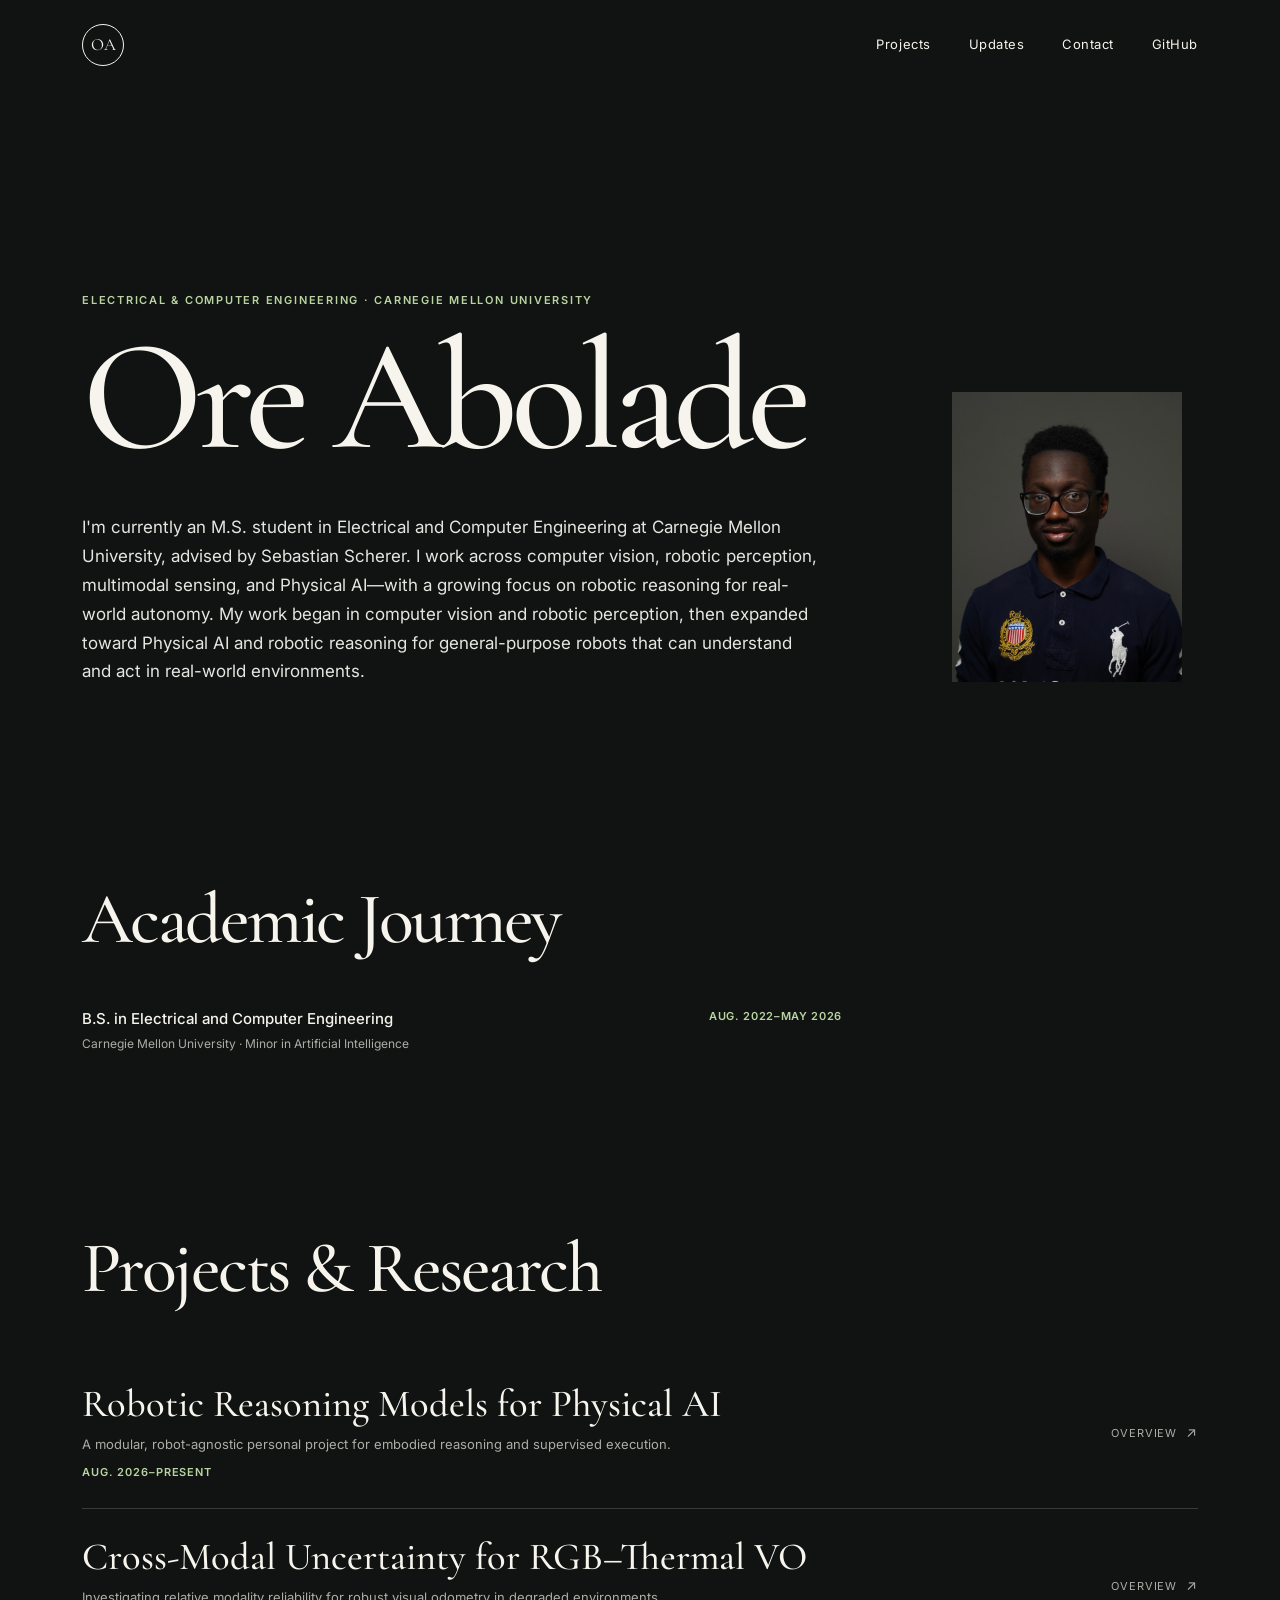
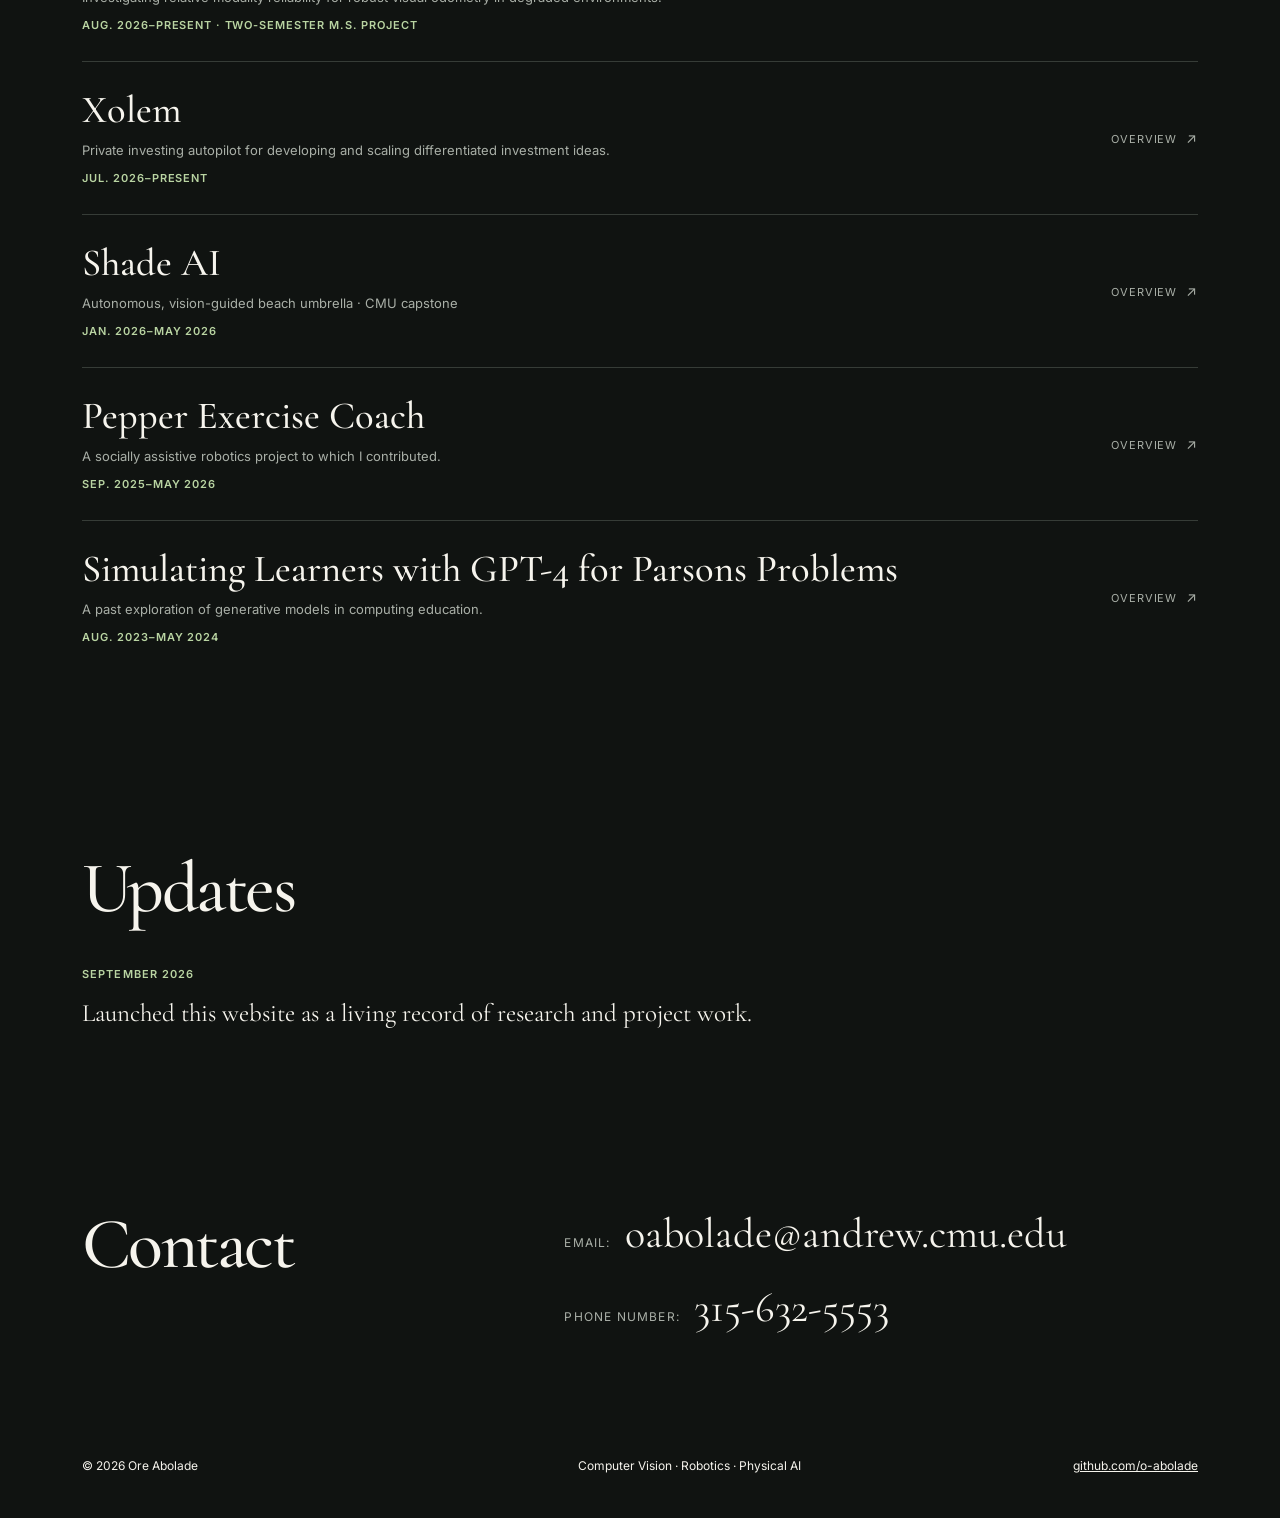
<file: index.html>
<!doctype html>
<html lang="en">
  <head>
    <meta charset="utf-8" />
    <meta name="viewport" content="width=device-width, initial-scale=1" />
    <meta name="description" content="Academic homepage of Ore Abolade, an Electrical and Computer Engineering student at Carnegie Mellon University working across computer vision, robotics, and Physical AI." />
    <meta name="theme-color" content="#101311" />
    <meta property="og:type" content="website" />
    <meta property="og:title" content="Ore Abolade — ECE, Robotics & Physical AI" />
    <meta property="og:description" content="Computer vision, robotics, multimodal perception, and Physical AI." />
    <meta property="og:url" content="https://o-abolade.github.io/" />
    <title>Ore Abolade — ECE, Robotics &amp; Physical AI</title>
    <link rel="preconnect" href="https://fonts.googleapis.com" />
    <link rel="preconnect" href="https://fonts.gstatic.com" crossorigin />
    <link href="https://fonts.googleapis.com/css2?family=Cormorant+Garamond:wght@500;600&amp;family=Inter:wght@400;500;600&amp;display=swap" rel="stylesheet" />
    <link rel="stylesheet" href="styles.css?v=20261003-5" />
  </head>
  <body>
    <header class="site-header">
      <a class="wordmark" href="#home" aria-label="Ore Abolade — home">OA</a>
      <nav aria-label="Primary navigation"><a href="#projects">Projects</a><a href="#updates">Updates</a><a href="#contact">Contact</a><a href="https://github.com/o-abolade">GitHub</a></nav>
    </header>
    <main>
      <section id="home" class="hero" aria-labelledby="hero-title"><span id="about" aria-hidden="true"></span>
        <p class="eyebrow">Electrical &amp; Computer Engineering · Carnegie Mellon University</p>
        <div class="hero-main">
          <div class="hero-copy">
            <h1 id="hero-title">Ore Abolade</h1>
            <p class="hero-bio">I'm currently an M.S. student in Electrical and Computer Engineering at Carnegie Mellon University, advised by Sebastian Scherer. I work across computer vision, robotic perception, multimodal sensing, and Physical AI—with a growing focus on robotic reasoning for real-world autonomy. My work began in computer vision and robotic perception, then expanded toward Physical AI and robotic reasoning for general-purpose robots that can understand and act in real-world environments.</p>
          </div>
          <figure class="portrait"><img src="assets/ore-abolade-web.jpg" alt="Portrait of Ore Abolade" /></figure>
        </div>
      </section>
      <section id="academic" class="section academic-section" aria-labelledby="academic-title">
        <div class="section-heading"><div><h2 id="academic-title">Academic Journey</h2></div></div>
        <ul class="academic-list"><li><span>B.S. in Electrical and Computer Engineering</span><small>Carnegie Mellon University · Minor in Artificial Intelligence</small><time>Aug. 2022–May 2026</time></li></ul>
      </section>
      <section id="projects" class="section" aria-labelledby="projects-title">
        <div class="section-heading"><div><h2 id="projects-title">Projects &amp; Research</h2></div></div>
        <div class="project-group">
          <div class="project-list">
            <a class="project-row" href="projects/rrm.html"><span><h3>Robotic Reasoning Models for Physical AI</h3><small>A modular, robot-agnostic personal project for embodied reasoning and supervised execution.</small><span class="project-timeframe">Aug. 2026–Present</span></span><span class="project-status">Overview <b aria-hidden="true">↗</b></span></a>
            <a class="project-row" href="projects/depth-navigation.html"><span><h3>Cross-Modal Uncertainty for RGB–Thermal VO</h3><small>Investigating relative modality reliability for robust visual odometry in degraded environments.</small><span class="project-timeframe">Aug. 2026–Present · Two-semester M.S. project</span></span><span class="project-status">Overview <b aria-hidden="true">↗</b></span></a>
            <a class="project-row" href="projects/quant.html"><span><h3>Xolem</h3><small>Private investing autopilot for developing and scaling differentiated investment ideas.</small><span class="project-timeframe">Jul. 2026–Present</span></span><span class="project-status">Overview <b aria-hidden="true">↗</b></span></a>
            <a class="project-row" href="projects/shade-ai.html"><span><h3>Shade AI</h3><small>Autonomous, vision-guided beach umbrella · CMU capstone</small><span class="project-timeframe">Jan. 2026–May 2026</span></span><span class="project-status">Overview <b aria-hidden="true">↗</b></span></a>
            <a class="project-row" href="projects/pepper.html"><span><h3>Pepper Exercise Coach</h3><small>A socially assistive robotics project to which I contributed.</small><span class="project-timeframe">Sep. 2025–May 2026</span></span><span class="project-status">Overview <b aria-hidden="true">↗</b></span></a>
            <a class="project-row" href="projects/parsons-problems.html"><span><h3>Simulating Learners with GPT-4 for Parsons Problems</h3><small>A past exploration of generative models in computing education.</small><span class="project-timeframe">Aug. 2023–May 2024</span></span><span class="project-status">Overview <b aria-hidden="true">↗</b></span></a>
          </div>
        </div>
      </section>
      <section id="updates" class="section updates-section" aria-labelledby="updates-title"><span id="news" aria-hidden="true"></span><h2 id="updates-title">Updates</h2><div class="news-list"><article><time datetime="2026-09">September 2026</time><p>Launched this website as a living record of research and project work.</p></article></div></section>
      <section id="contact" class="section two-column" aria-labelledby="contact-title"><div><h2 id="contact-title">Contact</h2></div><div class="contact-list"><div class="contact-item"><span>Email:</span><a href="mailto:oabolade@andrew.cmu.edu">oabolade@andrew.cmu.edu</a></div><div class="contact-item"><span>Phone number:</span><a href="tel:+13156325553">315-632-5553</a></div></div></section>
    </main>
    <footer><p>© 2026 Ore Abolade</p><p>Computer Vision · Robotics · Physical AI</p><a href="https://github.com/o-abolade">github.com/o-abolade</a></footer>
  </body>
</html>
</file>
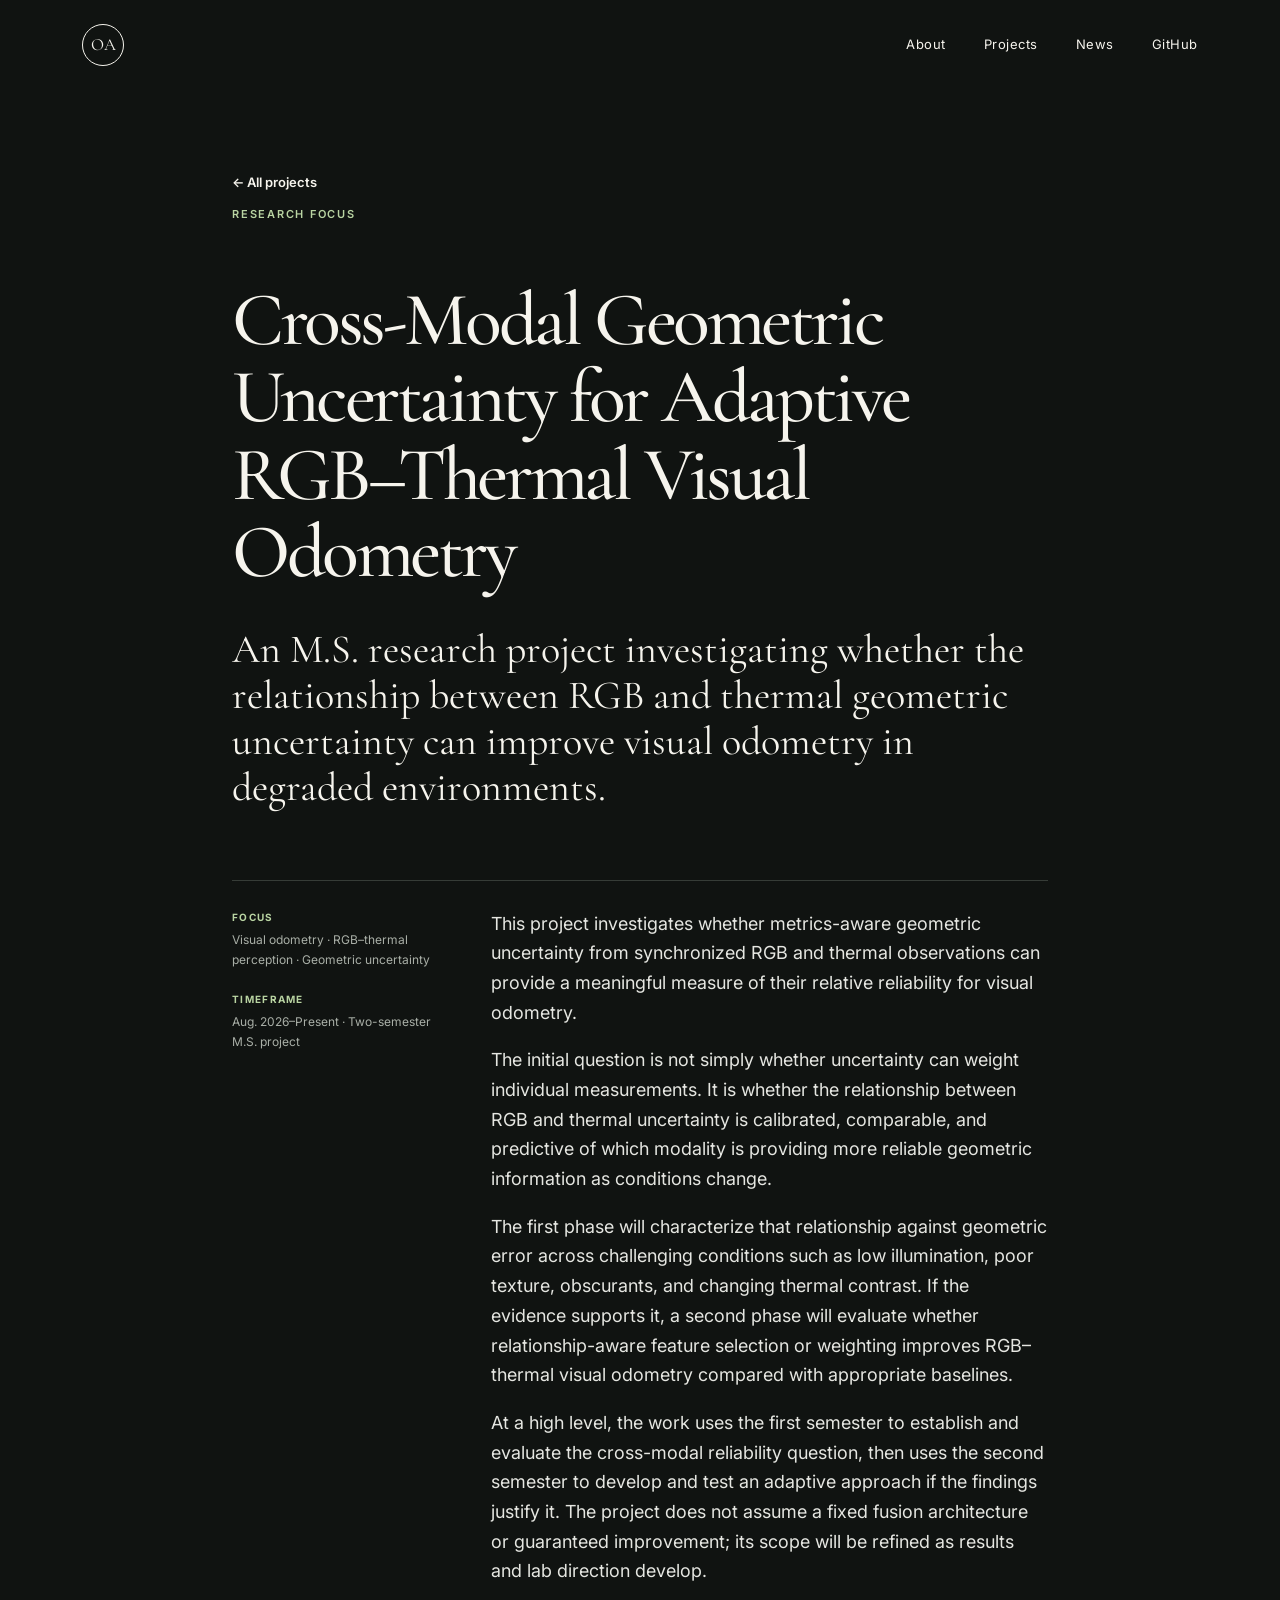
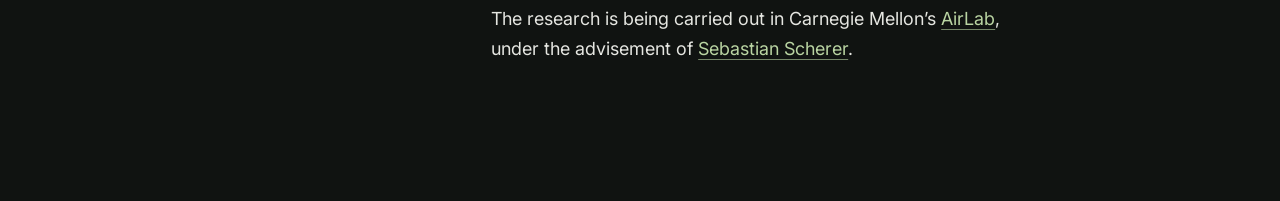
<file: projects/depth-navigation.html>
<!doctype html>
<html lang="en">
  <head>
    <meta charset="utf-8" />
    <meta name="viewport" content="width=device-width, initial-scale=1" />
    <meta name="description" content="An M.S. research project investigating whether the relationship between RGB and thermal geometric uncertainty can improve visual odometry in degraded environments." />
    <meta property="og:title" content="Cross-Modal Geometric Uncertainty for Adaptive RGB–Thermal Visual Odometry — Ore Abolade" />
    <meta property="og:description" content="Investigating whether the relationship between RGB and thermal geometric uncertainty can improve visual odometry in degraded environments." />
    <title>Cross-Modal Geometric Uncertainty for Adaptive RGB–Thermal Visual Odometry — Ore Abolade</title>
    <link rel="preconnect" href="https://fonts.googleapis.com" />
    <link rel="preconnect" href="https://fonts.gstatic.com" crossorigin />
    <link href="https://fonts.googleapis.com/css2?family=Cormorant+Garamond:wght@500;600&amp;family=Inter:wght@400;500;600&amp;display=swap" rel="stylesheet" />
    <link rel="stylesheet" href="../styles.css" />
  </head>
  <body>
    <header class="site-header">
      <a class="wordmark" href="../index.html" aria-label="Ore Abolade — home">OA</a>
      <nav aria-label="Primary navigation"><a href="../index.html#about">About</a><a href="../index.html#projects">Projects</a><a href="../index.html#news">News</a><a href="https://github.com/o-abolade">GitHub</a></nav>
    </header>
    <main class="detail">
      <a class="back-link" href="../index.html#projects">← All projects</a>
      <p class="detail-kicker">Research focus</p>
      <h1>Cross-Modal Geometric Uncertainty for Adaptive RGB–Thermal Visual Odometry</h1>
      <p class="lede">An M.S. research project investigating whether the relationship between RGB and thermal geometric uncertainty can improve visual odometry in degraded environments.</p>
      <div class="detail-body">
        <aside class="detail-meta"><strong>Focus</strong>Visual odometry · RGB–thermal perception · Geometric uncertainty<br /><br /><strong>Timeframe</strong>Aug. 2026–Present · Two-semester M.S. project</aside>
        <div class="detail-copy">
          <p>This project investigates whether metrics-aware geometric uncertainty from synchronized RGB and thermal observations can provide a meaningful measure of their relative reliability for visual odometry.</p>
          <p>The initial question is not simply whether uncertainty can weight individual measurements. It is whether the relationship between RGB and thermal uncertainty is calibrated, comparable, and predictive of which modality is providing more reliable geometric information as conditions change.</p>
          <p>The first phase will characterize that relationship against geometric error across challenging conditions such as low illumination, poor texture, obscurants, and changing thermal contrast. If the evidence supports it, a second phase will evaluate whether relationship-aware feature selection or weighting improves RGB–thermal visual odometry compared with appropriate baselines.</p>
          <p>At a high level, the work uses the first semester to establish and evaluate the cross-modal reliability question, then uses the second semester to develop and test an adaptive approach if the findings justify it. The project does not assume a fixed fusion architecture or guaranteed improvement; its scope will be refined as results and lab direction develop.</p>
          <p>The research is being carried out in Carnegie Mellon’s <a href="https://theairlab.org/current-members/">AirLab</a>, under the advisement of <a href="https://www.ri.cmu.edu/ri-faculty/sebastian-scherer/">Sebastian Scherer</a>.</p>
        </div>
      </div>
    </main>
  </body>
</html>
</file>
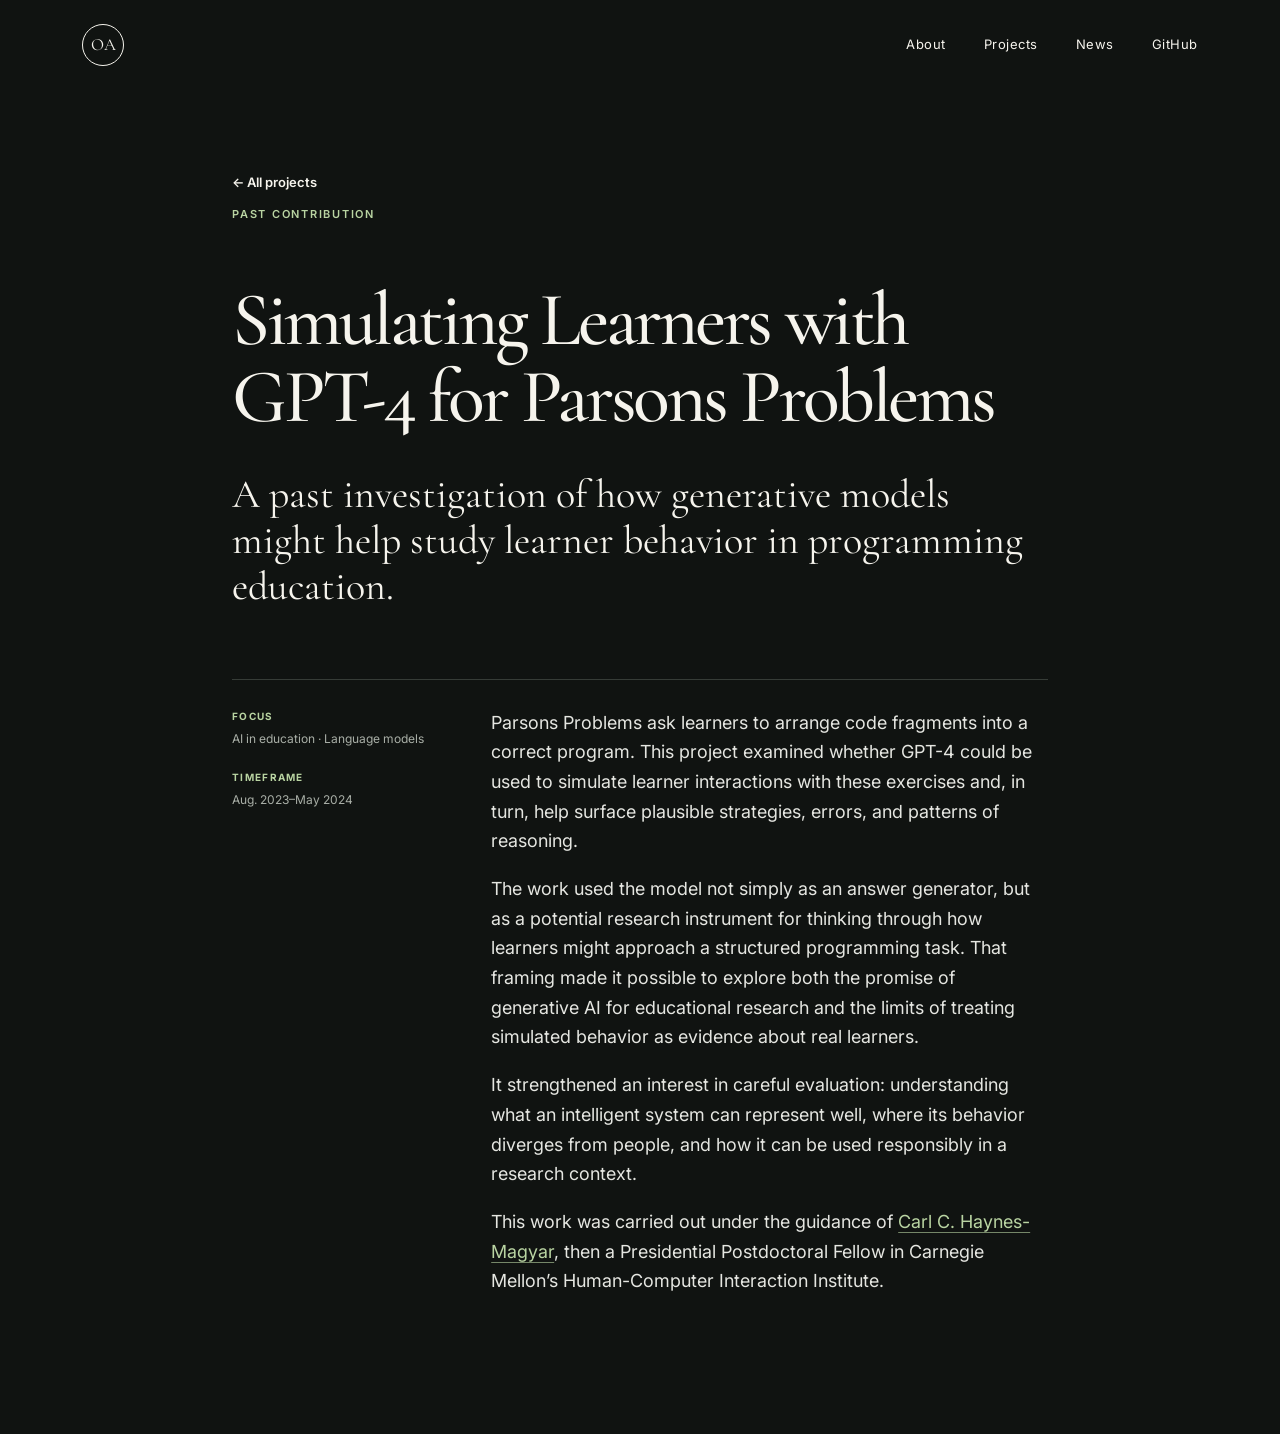
<file: projects/parsons-problems.html>
<!doctype html><html lang="en"><head><meta charset="utf-8"><meta name="viewport" content="width=device-width, initial-scale=1"><meta name="description" content="A concise overview of Ore Abolade's work simulating learners with GPT-4 for Parsons Problems."><meta property="og:title" content="GPT-4 & Parsons Problems — Ore Abolade"><meta property="og:description" content="A past exploration of generative models in computing education."><title>GPT-4 & Parsons Problems — Ore Abolade</title><link rel="preconnect" href="https://fonts.googleapis.com"><link rel="preconnect" href="https://fonts.gstatic.com" crossorigin><link href="https://fonts.googleapis.com/css2?family=Cormorant+Garamond:wght@500;600&amp;family=Inter:wght@400;500;600&amp;display=swap" rel="stylesheet"><link rel="stylesheet" href="../styles.css"></head><body><header class="site-header"><a class="wordmark" href="../index.html" aria-label="Ore Abolade — home">OA</a><nav aria-label="Primary navigation"><a href="../index.html#about">About</a><a href="../index.html#projects">Projects</a><a href="../index.html#news">News</a><a href="https://github.com/o-abolade">GitHub</a></nav></header><main class="detail"><a class="back-link" href="../index.html#projects">← All projects</a><p class="detail-kicker">Past contribution</p><h1>Simulating Learners with GPT-4 for Parsons Problems</h1><p class="lede">A past investigation of how generative models might help study learner behavior in programming education.</p><div class="detail-body"><aside class="detail-meta"><strong>Focus</strong>AI in education · Language models<br><br><strong>Timeframe</strong>Aug. 2023–May 2024</aside><div class="detail-copy"><p>Parsons Problems ask learners to arrange code fragments into a correct program. This project examined whether GPT-4 could be used to simulate learner interactions with these exercises and, in turn, help surface plausible strategies, errors, and patterns of reasoning.</p><p>The work used the model not simply as an answer generator, but as a potential research instrument for thinking through how learners might approach a structured programming task. That framing made it possible to explore both the promise of generative AI for educational research and the limits of treating simulated behavior as evidence about real learners.</p><p>It strengthened an interest in careful evaluation: understanding what an intelligent system can represent well, where its behavior diverges from people, and how it can be used responsibly in a research context.</p><p>This work was carried out under the guidance of <a href="https://cchmagyar.com/">Carl C. Haynes-Magyar</a>, then a Presidential Postdoctoral Fellow in Carnegie Mellon’s Human-Computer Interaction Institute.</p></div></div></main></body></html>
</file>
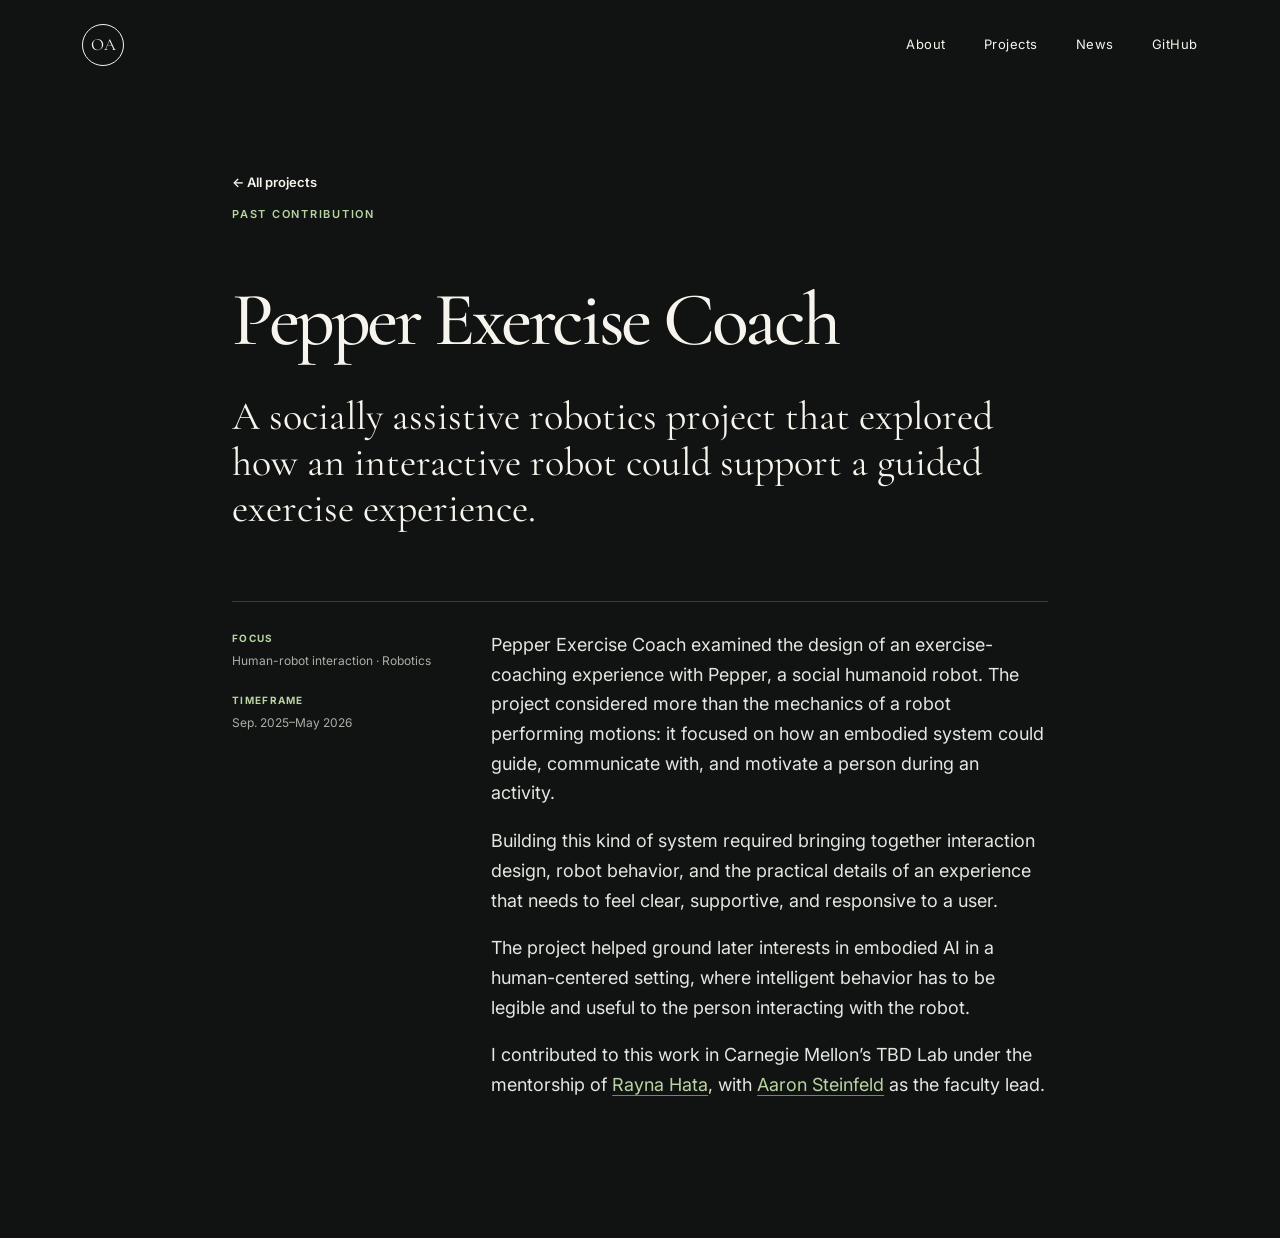
<file: projects/pepper.html>
<!doctype html><html lang="en"><head><meta charset="utf-8"><meta name="viewport" content="width=device-width, initial-scale=1"><meta name="description" content="A concise overview of Ore Abolade's Pepper Exercise Coach project."><meta property="og:title" content="Pepper Exercise Coach — Ore Abolade"><meta property="og:description" content="A socially assistive robotics project to which I contributed."><title>Pepper Exercise Coach — Ore Abolade</title><link rel="preconnect" href="https://fonts.googleapis.com"><link rel="preconnect" href="https://fonts.gstatic.com" crossorigin><link href="https://fonts.googleapis.com/css2?family=Cormorant+Garamond:wght@500;600&amp;family=Inter:wght@400;500;600&amp;display=swap" rel="stylesheet"><link rel="stylesheet" href="../styles.css"></head><body><header class="site-header"><a class="wordmark" href="../index.html" aria-label="Ore Abolade — home">OA</a><nav aria-label="Primary navigation"><a href="../index.html#about">About</a><a href="../index.html#projects">Projects</a><a href="../index.html#news">News</a><a href="https://github.com/o-abolade">GitHub</a></nav></header><main class="detail"><a class="back-link" href="../index.html#projects">← All projects</a><p class="detail-kicker">Past contribution</p><h1>Pepper Exercise Coach</h1><p class="lede">A socially assistive robotics project that explored how an interactive robot could support a guided exercise experience.</p><div class="detail-body"><aside class="detail-meta"><strong>Focus</strong>Human-robot interaction · Robotics<br><br><strong>Timeframe</strong>Sep. 2025–May 2026</aside><div class="detail-copy"><p>Pepper Exercise Coach examined the design of an exercise-coaching experience with Pepper, a social humanoid robot. The project considered more than the mechanics of a robot performing motions: it focused on how an embodied system could guide, communicate with, and motivate a person during an activity.</p><p>Building this kind of system required bringing together interaction design, robot behavior, and the practical details of an experience that needs to feel clear, supportive, and responsive to a user.</p><p>The project helped ground later interests in embodied AI in a human-centered setting, where intelligent behavior has to be legible and useful to the person interacting with the robot.</p><p>I contributed to this work in Carnegie Mellon’s TBD Lab under the mentorship of <a href="https://raynahata.github.io/raynahata/">Rayna Hata</a>, with <a href="https://www.cs.cmu.edu/~astein/">Aaron Steinfeld</a> as the faculty lead.</p></div></div></main></body></html>
</file>
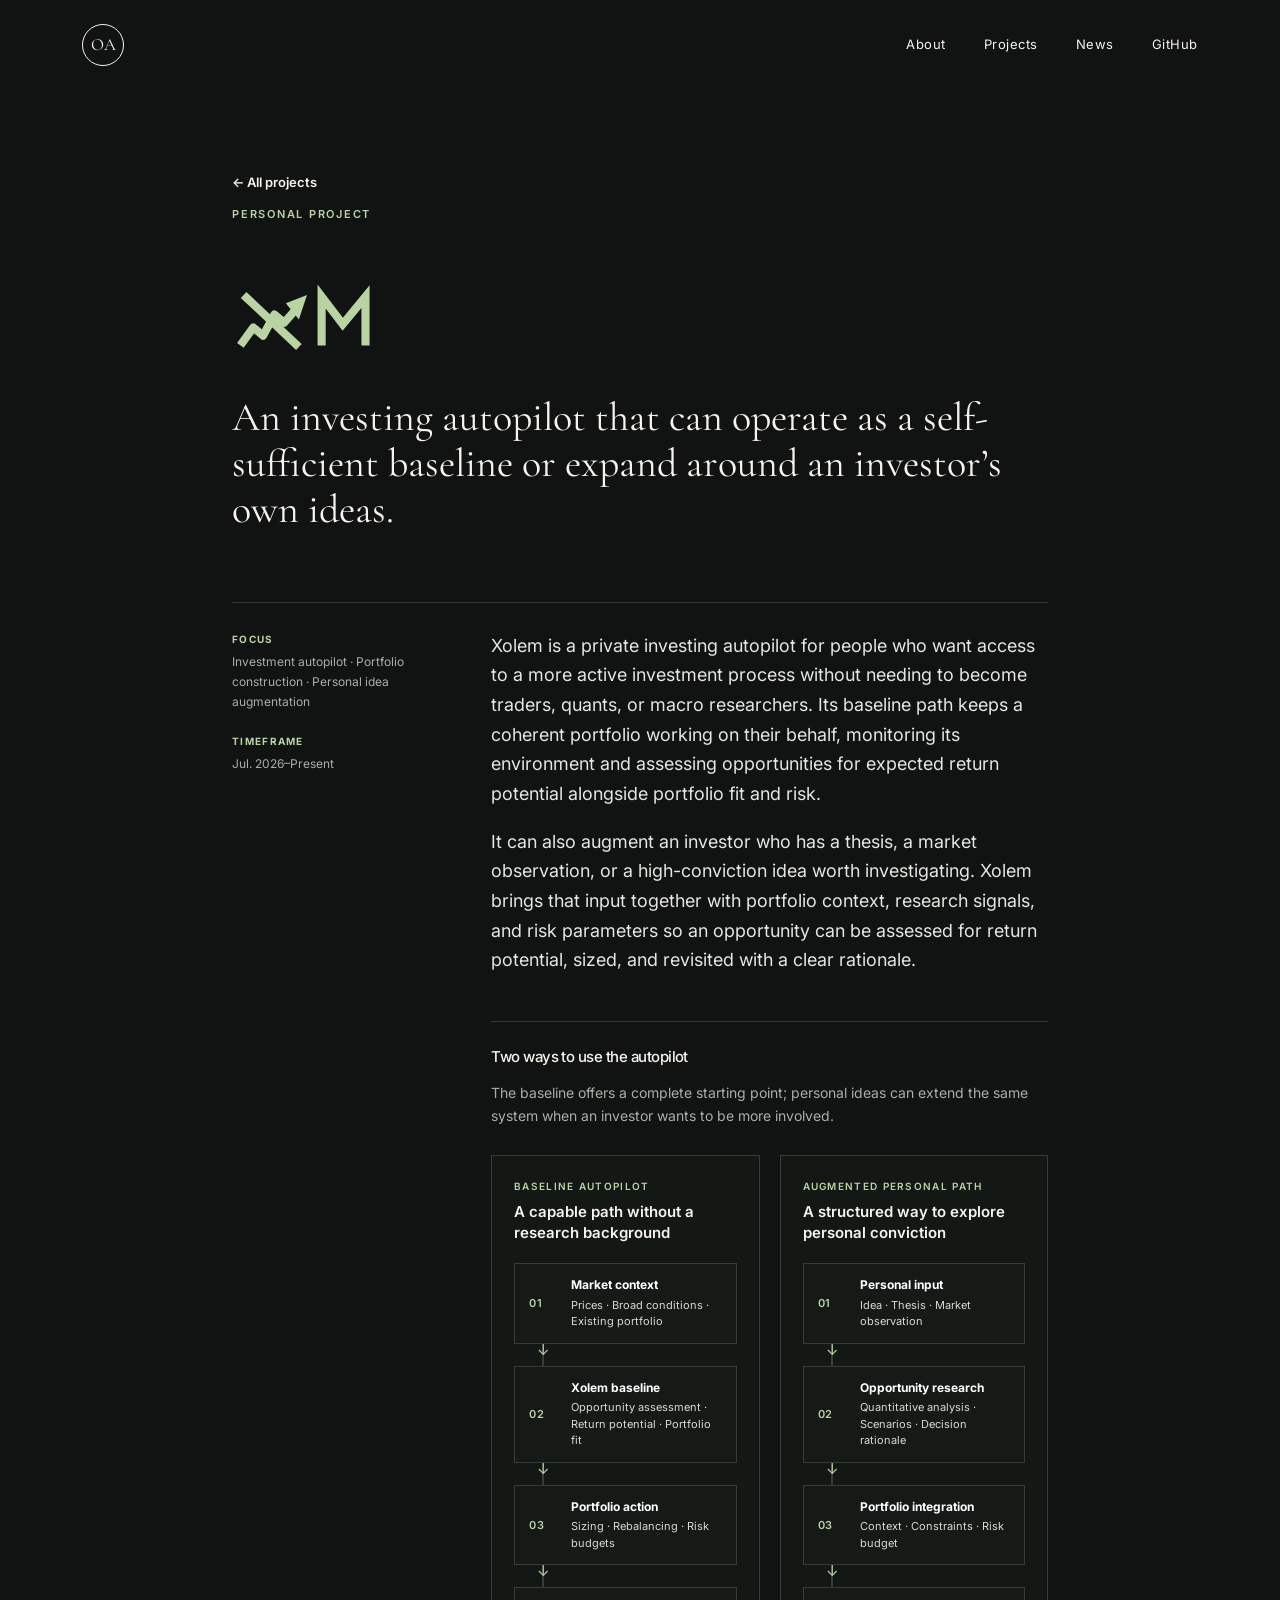
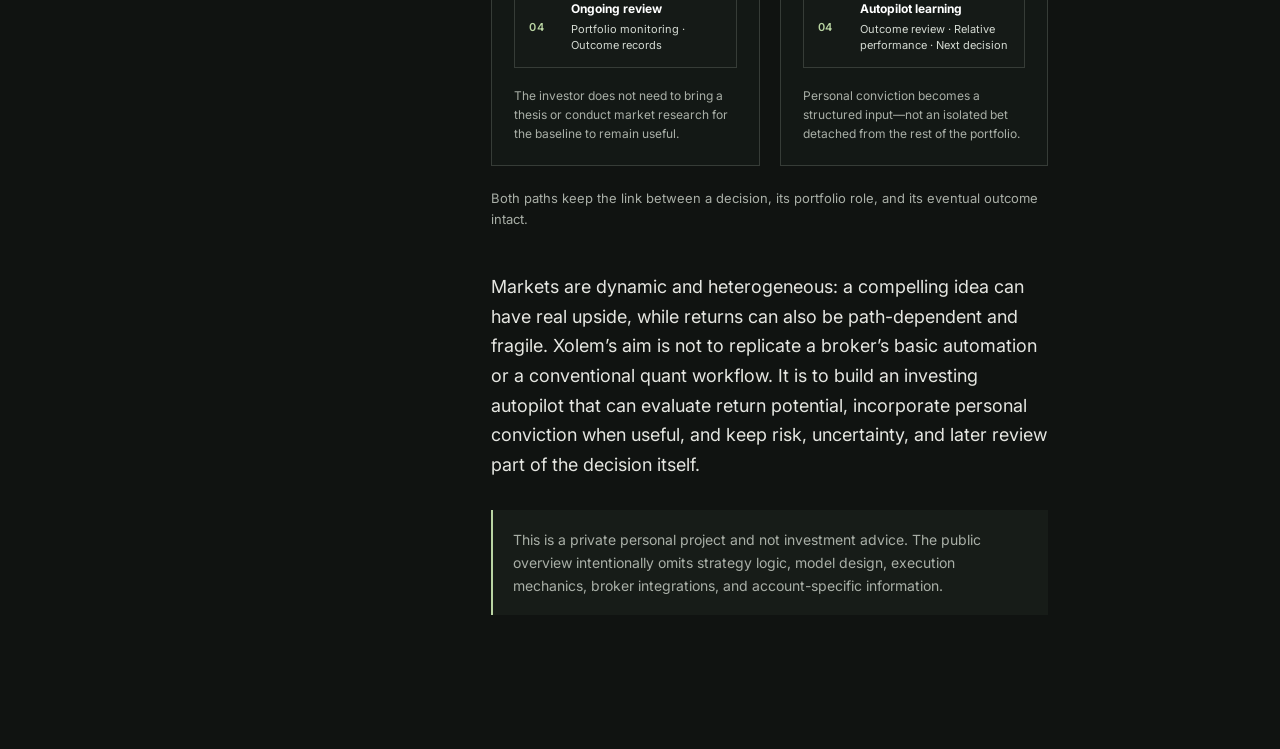
<file: projects/quant.html>
<!doctype html>
<html lang="en">
  <head>
    <meta charset="utf-8">
    <meta name="viewport" content="width=device-width, initial-scale=1">
    <meta name="description" content="Xolem is a private investing autopilot for developing, testing, and scaling differentiated investment ideas through structured research and explicit decision records.">
    <meta property="og:title" content="Xolem — Ore Abolade">
    <meta property="og:description" content="A private investing autopilot for pursuing differentiated opportunities through structured research, portfolio context, and explicit decision records.">
    <title>Xolem — Ore Abolade</title>
    <link rel="preconnect" href="https://fonts.googleapis.com">
    <link rel="preconnect" href="https://fonts.gstatic.com" crossorigin>
    <link href="https://fonts.googleapis.com/css2?family=Cormorant+Garamond:wght@500;600&amp;family=Inter:wght@400;500;600&amp;display=swap" rel="stylesheet">
    <link rel="stylesheet" href="../styles.css">
  </head>
  <body>
    <header class="site-header">
      <a class="wordmark" href="../index.html" aria-label="Ore Abolade — home">OA</a>
      <nav aria-label="Primary navigation">
        <a href="../index.html#about">About</a>
        <a href="../index.html#projects">Projects</a>
        <a href="../index.html#news">News</a>
        <a href="https://github.com/o-abolade">GitHub</a>
      </nav>
    </header>
    <main class="detail">
      <a class="back-link" href="../index.html#projects">← All projects</a>
      <p class="detail-kicker">Personal project</p>
      <div class="xolem-title">
        <svg class="xolem-mark" viewBox="0 0 92 48" aria-label="Xolem XM mark" fill="none" stroke="currentColor" stroke-width="5" stroke-linecap="butt" stroke-linejoin="miter"><path d="M7 8L41 40"/><path d="M5 39L13 28L19 33L26 20L32 25L39 17" stroke-linejoin="round"/><path d="M33 13L46 8L41 23Z" fill="currentColor" stroke="none"/><path d="M55 39V9L68 26L82 9V39"/></svg>
        <h1 class="visually-hidden">Xolem</h1>
      </div>
      <p class="lede">An investing autopilot that can operate as a self-sufficient baseline or expand around an investor’s own ideas.</p>
      <div class="detail-body">
        <aside class="detail-meta">
          <strong>Focus</strong>Investment autopilot · Portfolio construction · Personal idea augmentation<br><br>
          <strong>Timeframe</strong>Jul. 2026–Present
        </aside>
        <div class="detail-copy">
          <p>Xolem is a private investing autopilot for people who want access to a more active investment process without needing to become traders, quants, or macro researchers. Its baseline path keeps a coherent portfolio working on their behalf, monitoring its environment and assessing opportunities for expected return potential alongside portfolio fit and risk.</p>
          <p>It can also augment an investor who has a thesis, a market observation, or a high-conviction idea worth investigating. Xolem brings that input together with portfolio context, research signals, and risk parameters so an opportunity can be assessed for return potential, sized, and revisited with a clear rationale.</p>

          <section class="operating-model" aria-labelledby="operating-model-title">
            <div class="model-heading">
              <h2 id="operating-model-title">Two ways to use the autopilot</h2>
            </div>
            <p class="model-intro">The baseline offers a complete starting point; personal ideas can extend the same system when an investor wants to be more involved.</p>
            <div class="model-variants">
              <section class="model-variant" aria-labelledby="baseline-autopilot-title">
                <p class="model-kicker">Baseline autopilot</p>
                <h3 id="baseline-autopilot-title">A capable path without a research background</h3>
                <div class="model-flow" role="list" aria-label="Xolem baseline autopilot workflow">
                  <div class="model-step" role="listitem"><span class="model-number">01</span><div><h4>Market context</h4><p>Prices · Broad conditions · Existing portfolio</p></div></div>
                  <div class="model-connector" aria-hidden="true"></div>
                  <div class="model-step" role="listitem"><span class="model-number">02</span><div><h4>Xolem baseline</h4><p>Opportunity assessment · Return potential · Portfolio fit</p></div></div>
                  <div class="model-connector" aria-hidden="true"></div>
                  <div class="model-step" role="listitem"><span class="model-number">03</span><div><h4>Portfolio action</h4><p>Sizing · Rebalancing · Risk budgets</p></div></div>
                  <div class="model-connector" aria-hidden="true"></div>
                  <div class="model-step" role="listitem"><span class="model-number">04</span><div><h4>Ongoing review</h4><p>Portfolio monitoring · Outcome records</p></div></div>
                </div>
                <p class="model-variant-note">The investor does not need to bring a thesis or conduct market research for the baseline to remain useful.</p>
              </section>
              <section class="model-variant" aria-labelledby="augmented-autopilot-title">
                <p class="model-kicker">Augmented personal path</p>
                <h3 id="augmented-autopilot-title">A structured way to explore personal conviction</h3>
                <div class="model-flow" role="list" aria-label="Xolem augmented personal workflow">
                  <div class="model-step" role="listitem"><span class="model-number">01</span><div><h4>Personal input</h4><p>Idea · Thesis · Market observation</p></div></div>
                  <div class="model-connector" aria-hidden="true"></div>
                  <div class="model-step" role="listitem"><span class="model-number">02</span><div><h4>Opportunity research</h4><p>Quantitative analysis · Scenarios · Decision rationale</p></div></div>
                  <div class="model-connector" aria-hidden="true"></div>
                  <div class="model-step" role="listitem"><span class="model-number">03</span><div><h4>Portfolio integration</h4><p>Context · Constraints · Risk budget</p></div></div>
                  <div class="model-connector" aria-hidden="true"></div>
                  <div class="model-step" role="listitem"><span class="model-number">04</span><div><h4>Autopilot learning</h4><p>Outcome review · Relative performance · Next decision</p></div></div>
                </div>
                <p class="model-variant-note">Personal conviction becomes a structured input—not an isolated bet detached from the rest of the portfolio.</p>
              </section>
            </div>
            <p class="model-caption">Both paths keep the link between a decision, its portfolio role, and its eventual outcome intact.</p>
          </section>

          <p>Markets are dynamic and heterogeneous: a compelling idea can have real upside, while returns can also be path-dependent and fragile. Xolem’s aim is not to replicate a broker’s basic automation or a conventional quant workflow. It is to build an investing autopilot that can evaluate return potential, incorporate personal conviction when useful, and keep risk, uncertainty, and later review part of the decision itself.</p>
          <p class="detail-note">This is a private personal project and not investment advice. The public overview intentionally omits strategy logic, model design, execution mechanics, broker integrations, and account-specific information.</p>
        </div>
      </div>
    </main>
  </body>
</html>
</file>
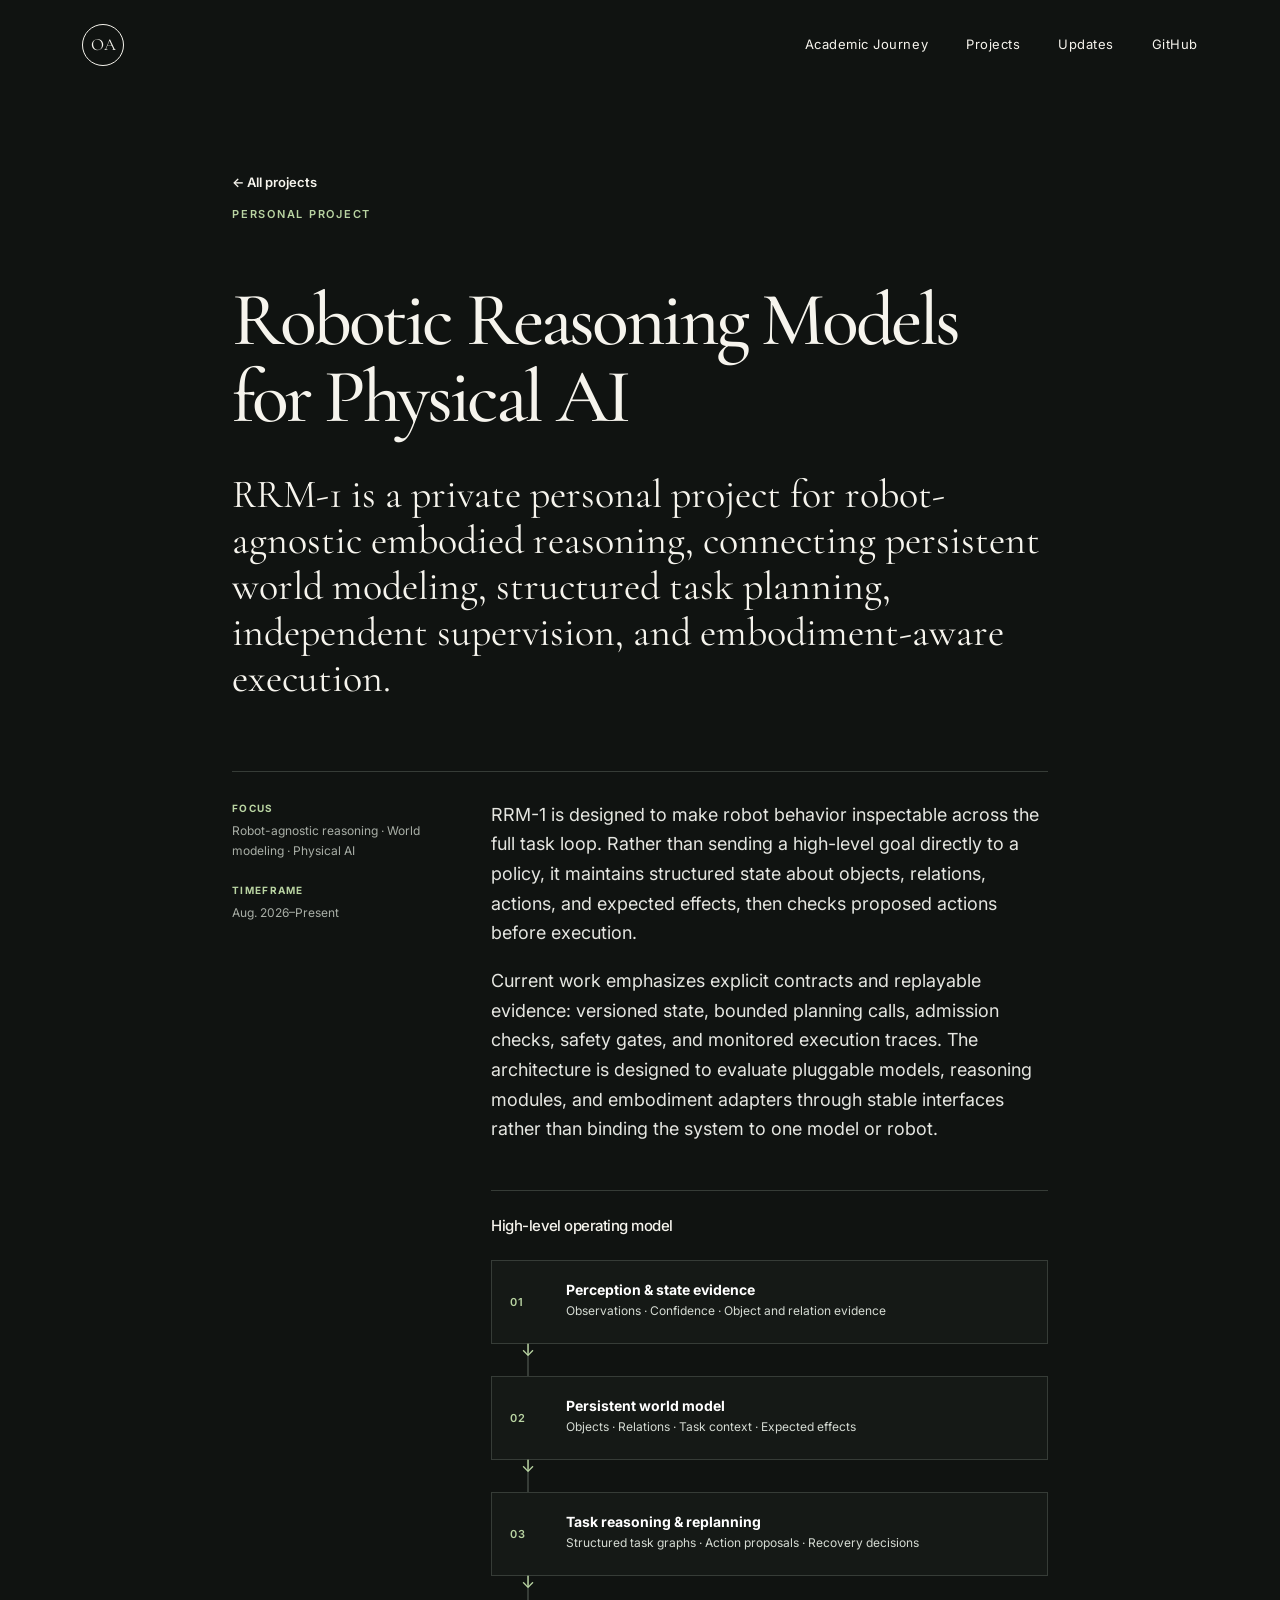
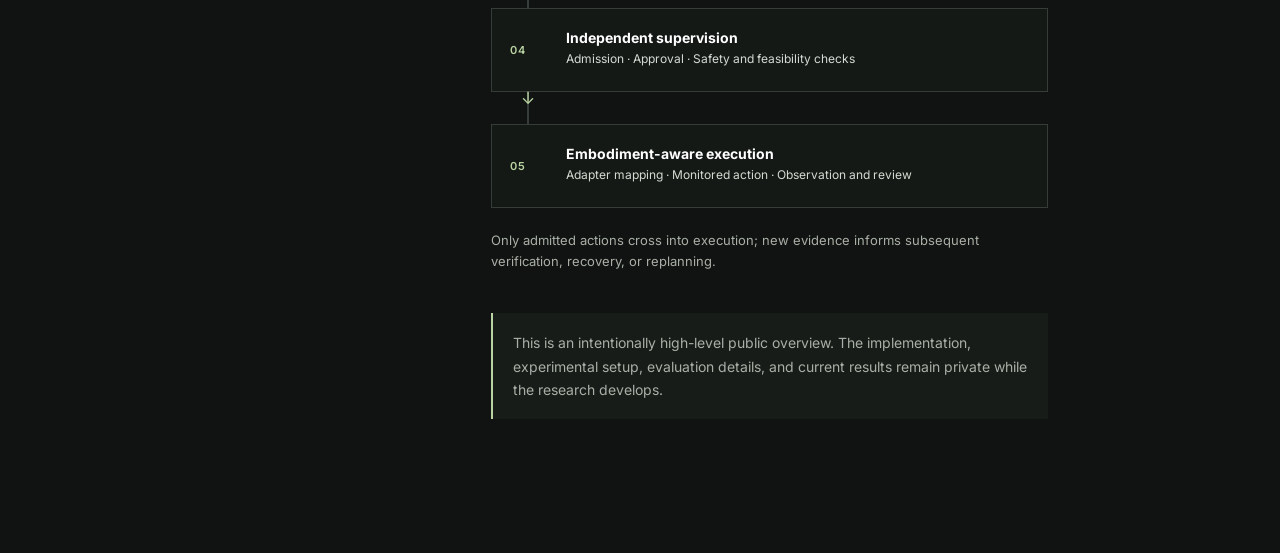
<file: projects/rrm.html>
<!doctype html>
<html lang="en">
  <head>
    <meta charset="utf-8">
    <meta name="viewport" content="width=device-width, initial-scale=1">
    <meta name="description" content="RRM-1 is a private personal project for robot-agnostic embodied reasoning, combining persistent world modeling, structured planning, independent supervision, and embodiment-aware execution.">
    <meta property="og:title" content="RRM-1: Robotic Reasoning Models for Physical AI — Ore Abolade">
    <meta property="og:description" content="A private personal project for robot-agnostic embodied reasoning with world modeling, structured planning, and independent supervision.">
    <title>RRM-1: Robotic Reasoning Models for Physical AI — Ore Abolade</title>
    <link rel="preconnect" href="https://fonts.googleapis.com">
    <link rel="preconnect" href="https://fonts.gstatic.com" crossorigin>
    <link href="https://fonts.googleapis.com/css2?family=Cormorant+Garamond:wght@500;600&amp;family=Inter:wght@400;500;600&amp;display=swap" rel="stylesheet">
    <link rel="stylesheet" href="../styles.css?v=20261003-6">
  </head>
  <body>
    <header class="site-header">
      <a class="wordmark" href="../index.html" aria-label="Ore Abolade — home">OA</a>
      <nav aria-label="Primary navigation">
        <a href="../index.html#academic">Academic Journey</a>
        <a href="../index.html#projects">Projects</a>
        <a href="../index.html#updates">Updates</a>
        <a href="https://github.com/o-abolade">GitHub</a>
      </nav>
    </header>
    <main class="detail">
      <a class="back-link" href="../index.html#projects">← All projects</a>
      <p class="detail-kicker">Personal project</p>
      <h1>Robotic Reasoning Models for Physical AI</h1>
      <p class="lede">RRM-1 is a private personal project for robot-agnostic embodied reasoning, connecting persistent world modeling, structured task planning, independent supervision, and embodiment-aware execution.</p>
      <div class="detail-body">
        <aside class="detail-meta">
          <strong>Focus</strong>Robot-agnostic reasoning · World modeling · Physical AI<br><br>
          <strong>Timeframe</strong>Aug. 2026–Present
        </aside>
        <div class="detail-copy">
          <p>RRM-1 is designed to make robot behavior inspectable across the full task loop. Rather than sending a high-level goal directly to a policy, it maintains structured state about objects, relations, actions, and expected effects, then checks proposed actions before execution.</p>
          <p>Current work emphasizes explicit contracts and replayable evidence: versioned state, bounded planning calls, admission checks, safety gates, and monitored execution traces. The architecture is designed to evaluate pluggable models, reasoning modules, and embodiment adapters through stable interfaces rather than binding the system to one model or robot.</p>

          <section class="operating-model" aria-labelledby="rrm-model-title">
            <div class="model-heading">
              <h2 id="rrm-model-title">High-level operating model</h2>
            </div>
            <div class="model-flow" role="list" aria-label="RRM-1 operating model">
              <div class="model-step" role="listitem">
                <span class="model-number">01</span>
                <div><h3>Perception &amp; state evidence</h3><p>Observations · Confidence · Object and relation evidence</p></div>
              </div>
              <div class="model-connector" aria-hidden="true"></div>
              <div class="model-step" role="listitem">
                <span class="model-number">02</span>
                <div><h3>Persistent world model</h3><p>Objects · Relations · Task context · Expected effects</p></div>
              </div>
              <div class="model-connector" aria-hidden="true"></div>
              <div class="model-step" role="listitem">
                <span class="model-number">03</span>
                <div><h3>Task reasoning &amp; replanning</h3><p>Structured task graphs · Action proposals · Recovery decisions</p></div>
              </div>
              <div class="model-connector" aria-hidden="true"></div>
              <div class="model-step" role="listitem">
                <span class="model-number">04</span>
                <div><h3>Independent supervision</h3><p>Admission · Approval · Safety and feasibility checks</p></div>
              </div>
              <div class="model-connector" aria-hidden="true"></div>
              <div class="model-step" role="listitem">
                <span class="model-number">05</span>
                <div><h3>Embodiment-aware execution</h3><p>Adapter mapping · Monitored action · Observation and review</p></div>
              </div>
            </div>
            <p class="model-caption">Only admitted actions cross into execution; new evidence informs subsequent verification, recovery, or replanning.</p>
          </section>

          <p class="detail-note">This is an intentionally high-level public overview. The implementation, experimental setup, evaluation details, and current results remain private while the research develops.</p>
        </div>
      </div>
    </main>
  </body>
</html>
</file>
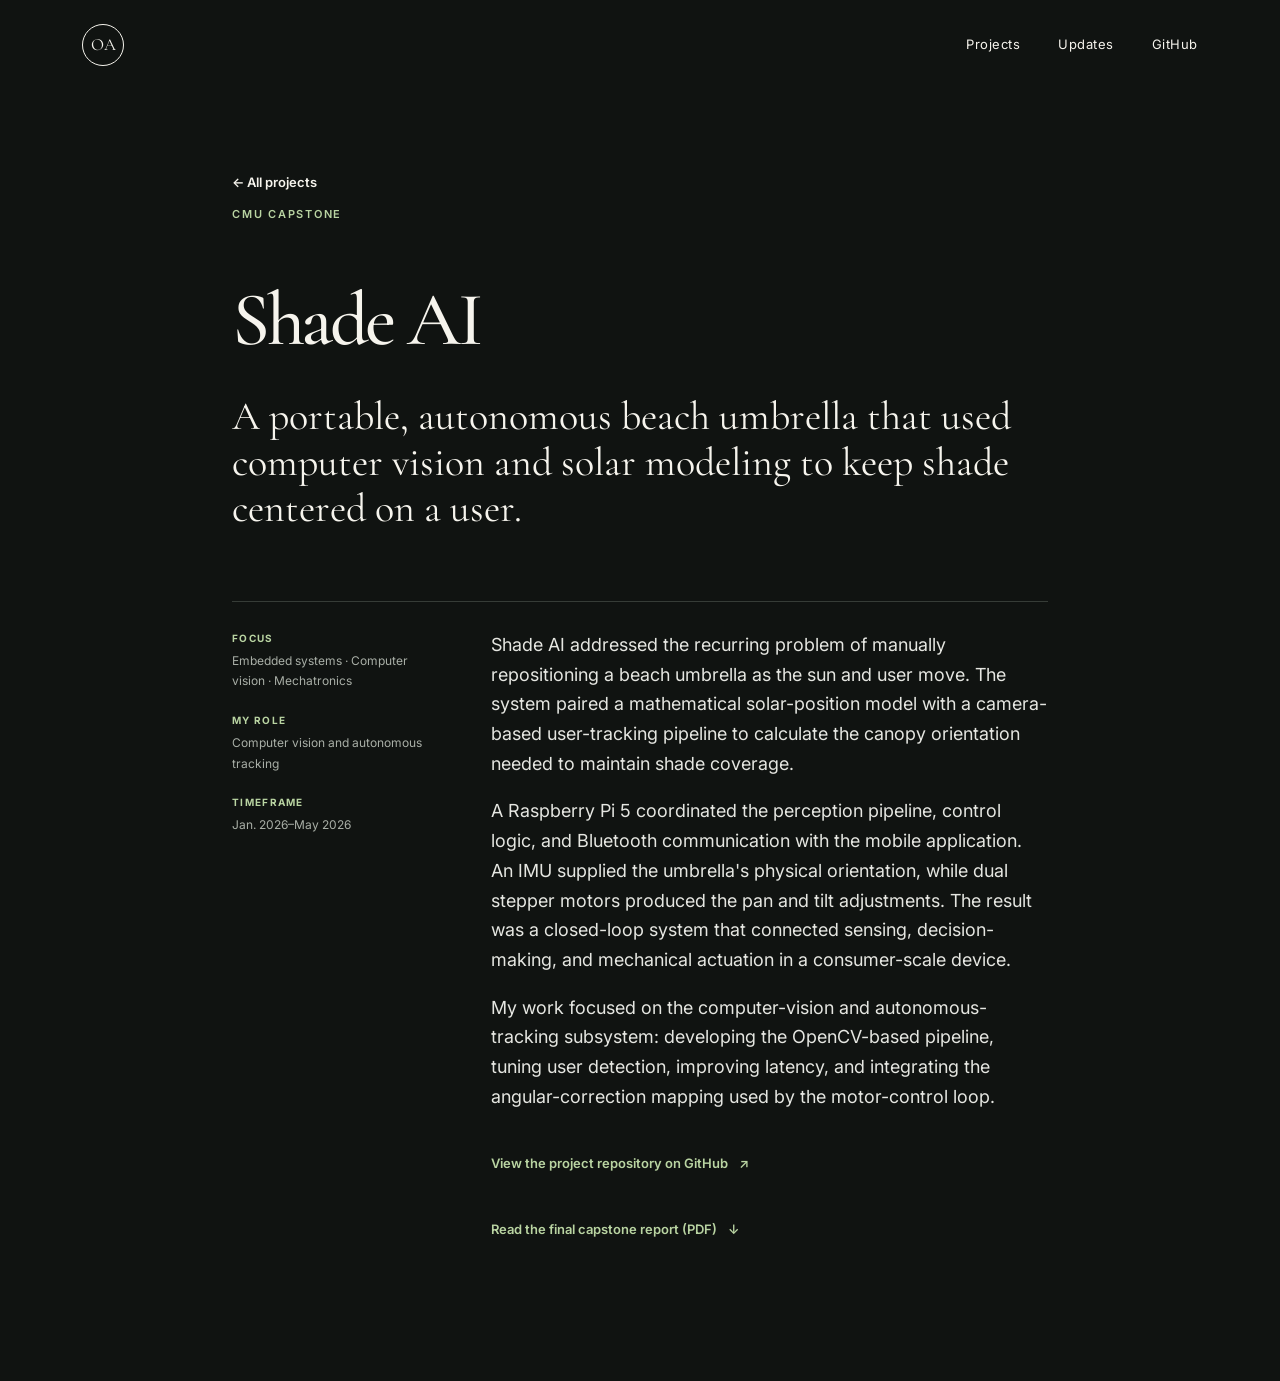
<file: projects/shade-ai.html>
<!doctype html><html lang="en"><head><meta charset="utf-8"><meta name="viewport" content="width=device-width, initial-scale=1"><meta name="description" content="Shade AI was a CMU capstone: an autonomous, vision-guided beach umbrella."><meta property="og:title" content="Shade AI — Ore Abolade"><meta property="og:description" content="An autonomous, vision-guided beach umbrella capstone."><title>Shade AI — Ore Abolade</title><link rel="preconnect" href="https://fonts.googleapis.com"><link rel="preconnect" href="https://fonts.gstatic.com" crossorigin><link href="https://fonts.googleapis.com/css2?family=Cormorant+Garamond:wght@500;600&amp;family=Inter:wght@400;500;600&amp;display=swap" rel="stylesheet"><link rel="stylesheet" href="../styles.css"></head><body><header class="site-header"><a class="wordmark" href="../index.html" aria-label="Ore Abolade — home">OA</a><nav aria-label="Primary navigation"><a href="../index.html#projects">Projects</a><a href="../index.html#updates">Updates</a><a href="https://github.com/o-abolade">GitHub</a></nav></header><main class="detail"><a class="back-link" href="../index.html#projects">← All projects</a><p class="detail-kicker">CMU capstone</p><h1>Shade AI</h1><p class="lede">A portable, autonomous beach umbrella that used computer vision and solar modeling to keep shade centered on a user.</p><div class="detail-body"><aside class="detail-meta"><strong>Focus</strong>Embedded systems · Computer vision · Mechatronics<br><br><strong>My role</strong>Computer vision and autonomous tracking<br><br><strong>Timeframe</strong>Jan. 2026–May 2026</aside><div class="detail-copy"><p>Shade AI addressed the recurring problem of manually repositioning a beach umbrella as the sun and user move. The system paired a mathematical solar-position model with a camera-based user-tracking pipeline to calculate the canopy orientation needed to maintain shade coverage.</p><p>A Raspberry Pi 5 coordinated the perception pipeline, control logic, and Bluetooth communication with the mobile application. An IMU supplied the umbrella's physical orientation, while dual stepper motors produced the pan and tilt adjustments. The result was a closed-loop system that connected sensing, decision-making, and mechanical actuation in a consumer-scale device.</p><p>My work focused on the computer-vision and autonomous-tracking subsystem: developing the OpenCV-based pipeline, tuning user detection, improving latency, and integrating the angular-correction mapping used by the motor-control loop.</p><p><a class="text-link" href="https://github.com/o-abolade/18-500-Shade.ai">View the project repository on GitHub <span aria-hidden="true">↗</span></a></p><p><a class="text-link" href="../assets/shade-ai-capstone-report.pdf">Read the final capstone report (PDF) <span aria-hidden="true">↓</span></a></p></div></div></main></body></html>
</file>
<file: styles.css>
:root {
  --paper: #101311;
  --ink: #f6f4ed;
  --muted: #a9afa7;
  --line: #363c37;
  --accent: #b9d4a2;
  --panel: #171c18;
}

* { box-sizing: border-box; }
html { scroll-behavior: smooth; }
body { margin: 0; background: var(--paper); color: var(--ink); font-family: Inter, Arial, sans-serif; font-size: 16px; line-height: 1.65; }
a { color: inherit; }
.site-header { align-items: center; display: flex; justify-content: space-between; margin: 0 auto; max-width: 1180px; padding: 24px 32px; }
.wordmark { align-items: center; border: 1px solid var(--ink); border-radius: 50%; display: flex; font-family: "Cormorant Garamond", Georgia, serif; font-size: 17px; height: 42px; justify-content: center; text-decoration: none; width: 42px; }
nav { display: flex; gap: clamp(18px, 3vw, 38px); }
nav a { font-size: 13px; letter-spacing: .04em; text-decoration: none; }
nav a:hover, nav a:focus-visible, .text-link:hover, .back-link:hover { color: var(--accent); text-decoration: underline; text-underline-offset: 5px; }
main, footer { margin: 0 auto; max-width: 1180px; padding-left: 32px; padding-right: 32px; }
.hero { max-width: 1100px; min-height: 76vh; padding: clamp(96px, 15vw, 190px) 0 110px; }
.hero-main { align-items: end; display: grid; gap: clamp(34px, 6vw, 78px); grid-template-columns: minmax(0, 1fr) 230px; }
.hero-copy { min-width: 0; }
.portrait { height: 290px; margin: 0 0 4px; overflow: hidden; width: 230px; }
.portrait img { display: block; height: 100%; object-fit: cover; object-position: 50% 16%; width: 100%; }
.eyebrow, .group-label, .detail-kicker { color: var(--accent); font-size: 11px; font-weight: 600; letter-spacing: .16em; text-transform: uppercase; }
h1, h2, h3 { font-family: "Cormorant Garamond", Georgia, serif; font-weight: 500; line-height: .98; margin: 0; }
h1 { font-size: clamp(76px, 13vw, 158px); letter-spacing: -.045em; }
h2 { font-size: clamp(45px, 6vw, 72px); letter-spacing: -.035em; }
.lede { font-family: "Cormorant Garamond", Georgia, serif; font-size: clamp(25px, 3.2vw, 40px); line-height: 1.15; margin: 38px 0 20px; max-width: 830px; }
.hero-bio { color: #e5e6e1; font-size: 17px; line-height: 1.7; margin: 38px 0 0; max-width: 740px; }
.text-link, .back-link { display: inline-block; font-size: 13px; font-weight: 600; margin-top: 24px; text-decoration: none; }
.text-link span { margin-left: 8px; }
.section { padding: 88px 0 92px; }
.two-column { display: grid; gap: 60px; grid-template-columns: minmax(240px, .8fr) 1.2fr; }
.academic-list { list-style: none; margin: 0; padding: 0; }
.academic-section .academic-list { max-width: 760px; }
.academic-list li { display: grid; gap: 2px; grid-template-columns: 1fr auto; }
.academic-list span { color: var(--ink); font-size: 15px; font-weight: 500; }
.academic-list small { color: var(--muted); font-size: 12px; grid-column: 1; }
.academic-list time { color: var(--accent); font-size: 11px; font-weight: 600; grid-column: 2; grid-row: 1 / span 2; letter-spacing: .06em; text-transform: uppercase; }
.section-heading { align-items: end; display: flex; justify-content: space-between; margin-bottom: 52px; }
.section-heading > p, .group-intro { color: var(--muted); font-size: 14px; margin: 0 0 7px; max-width: 330px; }
.project-list { border-top: 0; }
.project-row { align-items: center; border-bottom: 1px solid var(--line); display: grid; gap: 20px; grid-template-columns: minmax(0, 1fr) auto; padding: 27px 0; text-decoration: none; transition: color .16s ease, padding .16s ease; }
.project-row:last-child { border-bottom: 0; }
.project-row:hover, .project-row:focus-visible { color: var(--accent); padding-left: 8px; }
.project-status { color: var(--muted); font-size: 11px; letter-spacing: .08em; text-transform: uppercase; }
.project-row:hover .project-status, .project-row:focus-visible .project-status { color: var(--accent); }
.project-status b { font-size: 14px; font-weight: 400; margin-left: 5px; }
.project-row h3 { font-size: clamp(25px, 3vw, 39px); line-height: 1.12; }
.project-row small { color: var(--muted); display: block; font-size: 13px; line-height: 1.45; margin-top: 9px; }
.project-timeframe { color: var(--accent); display: block; font-size: 11px; font-weight: 600; letter-spacing: .08em; margin-top: 9px; text-transform: uppercase; }
.news-list article { padding: 0; }
.updates-section .news-list { margin-top: 36px; max-width: 760px; }
.news-list time { color: var(--accent); font-size: 11px; font-weight: 600; letter-spacing: .1em; text-transform: uppercase; }
.news-list p { font-family: "Cormorant Garamond", Georgia, serif; font-size: 25px; line-height: 1.25; margin: 12px 0 0; }
.contact-list { display: grid; gap: 24px; padding-top: 0; }
.contact-item { align-items: baseline; display: flex; flex-wrap: wrap; gap: 8px 14px; }
.contact-item span { color: var(--muted); font-size: 12px; letter-spacing: .1em; text-transform: uppercase; }
.contact-list a { color: var(--ink); font-family: "Cormorant Garamond", Georgia, serif; font-size: clamp(27px, 3.4vw, 42px); line-height: 1.2; text-decoration: none; }
.contact-list a:hover, .contact-list a:focus-visible { color: var(--accent); text-decoration: underline; text-underline-offset: 5px; }
footer { display: grid; font-size: 12px; gap: 20px; grid-template-columns: 1fr 1fr auto; padding-bottom: 42px; padding-top: 30px; }
footer p { margin: 0; }

.detail { max-width: 880px; min-height: calc(100vh - 148px); padding-bottom: 120px; padding-top: 58px; }
.detail h1 { font-size: clamp(46px, 6.5vw, 76px); line-height: 1.02; margin-top: 58px; max-width: 1000px; }
.visually-hidden { clip: rect(0 0 0 0); clip-path: inset(50%); height: 1px; overflow: hidden; position: absolute; white-space: nowrap; width: 1px; }
.xolem-title { align-items: center; display: flex; margin-top: 58px; }
.detail .xolem-title h1 { margin-top: 0; }
.xolem-mark { color: var(--accent); flex: 0 0 auto; height: 78px; width: 150px; }
.detail .lede { margin-top: 34px; }
.detail-body { border-top: 1px solid var(--line); display: grid; gap: 48px; grid-template-columns: minmax(180px, .55fr) 1.45fr; margin-top: 70px; padding-top: 28px; }
.detail-meta { color: var(--muted); font-size: 12px; line-height: 1.7; }
.detail-meta strong { color: var(--accent); display: block; font-size: 10px; letter-spacing: .13em; margin-bottom: 4px; text-transform: uppercase; }
.detail-copy { color: #e5e6e1; font-size: 18px; }
.detail-copy p:first-child { margin-top: 0; }
.detail-copy a { color: var(--accent); text-decoration-color: color-mix(in srgb, var(--accent) 60%, transparent); text-underline-offset: 4px; }
.detail-note { background: var(--panel); border-left: 2px solid var(--accent); color: var(--muted); font-size: 14px; margin-top: 30px; padding: 18px 20px; }
.operating-model { border-top: 1px solid var(--line); margin: 46px 0 42px; padding-top: 28px; }
.model-heading { align-items: baseline; display: flex; gap: 18px; justify-content: space-between; }
.model-kicker { color: var(--accent); font-size: 10px; font-weight: 600; letter-spacing: .13em; margin: 0; text-transform: uppercase; }
.model-heading h2 { color: var(--ink); font-family: Inter, sans-serif; font-size: 15px; font-weight: 500; margin: 0; }
.model-flow { margin-top: 26px; }
.model-intro { color: var(--muted); font-size: 14px; line-height: 1.65; margin: 16px 0 0; }
.model-variants { display: grid; gap: 20px; grid-template-columns: repeat(2, minmax(0, 1fr)); margin-top: 28px; }
.model-variant { background: color-mix(in srgb, var(--panel) 55%, transparent); border: 1px solid var(--line); padding: 22px; }
.model-variant > h3 { color: var(--ink); font-family: Inter, sans-serif; font-size: 15px; font-weight: 600; line-height: 1.35; margin: 8px 0 0; }
.model-variant .model-flow { margin-top: 20px; }
.model-variant .model-step { gap: 12px; grid-template-columns: 30px 1fr; min-height: 72px; padding: 13px 14px; }
.model-variant .model-step h4 { color: #ffffff; font-family: Inter, sans-serif; font-size: 12px; font-weight: 700; line-height: 1.3; margin: 0; }
.model-variant .model-step p { color: #d5dbd3; font-size: 11px; line-height: 1.5; margin: 4px 0 0; }
.model-variant .model-connector { height: 22px; margin-left: 28px; }
.model-variant .model-connector::after { font-size: 15px; }
.model-variant-note { color: var(--muted); font-size: 12px; line-height: 1.6; margin: 18px 0 0; }
.model-step { align-items: center; background: color-mix(in srgb, var(--panel) 78%, transparent); border: 1px solid var(--line); display: grid; gap: 18px; grid-template-columns: 38px 1fr; min-height: 84px; padding: 16px 18px; }
.model-number { color: var(--accent); font-size: 11px; font-weight: 600; letter-spacing: .08em; }
.model-step h3 { color: #ffffff; font-family: Inter, sans-serif; font-size: 14px; font-weight: 700; margin: 0; }
.model-step p { color: #d5dbd3; font-size: 12px; line-height: 1.55; margin: 5px 0 0; }
.model-connector { height: 32px; margin-left: 36px; position: relative; width: 2px; }
.model-connector::before { background: var(--line); content: ""; inset: 0; position: absolute; }
.model-connector::after { animation: model-flow 1.8s linear infinite; color: var(--accent); content: "↓"; font-size: 17px; left: 50%; line-height: 1; position: absolute; top: -2px; transform: translateX(-50%); }
.model-connector:nth-of-type(4)::after { animation-delay: .35s; }
.model-connector:nth-of-type(6)::after { animation-delay: .7s; }
.model-connector:nth-of-type(8)::after { animation-delay: 1.05s; }
.model-caption { color: var(--muted); font-size: 13px; line-height: 1.6; margin: 22px 0 0; }
@keyframes model-flow { 0% { opacity: 0; transform: translate(-50%, -4px); } 20% { opacity: 1; } 80% { opacity: 1; } 100% { opacity: 0; transform: translate(-50%, 26px); } }

@media (max-width: 720px) {
  .site-header, main, footer { padding-left: 20px; padding-right: 20px; }
  nav { gap: 16px; }
  nav a:last-child { display: none; }
  .hero { min-height: auto; padding: 90px 0; }
  .hero-main { align-items: start; grid-template-columns: 1fr; }
  .portrait { height: 260px; max-width: none; width: 205px; }
  .two-column, .detail-body { grid-template-columns: 1fr; }
  .section { padding: 64px 0 72px; }
  .section-heading { align-items: start; flex-direction: column; gap: 24px; }
  .academic-list li { grid-template-columns: 1fr; }
  .academic-list time { grid-column: 1; grid-row: auto; }
  .project-row { align-items: start; grid-template-columns: 1fr; }
  .project-status { grid-column: 1; }
  footer { grid-template-columns: 1fr; }
  .detail { padding-top: 35px; }
  .detail h1 { margin-top: 48px; }
  .xolem-title { margin-top: 48px; }
  .xolem-mark { height: 62px; width: 119px; }
  .model-variants { grid-template-columns: 1fr; }
  .detail-body { gap: 26px; margin-top: 50px; }
}

@media (prefers-reduced-motion: reduce) { html { scroll-behavior: auto; } .project-row { transition: none; } .model-connector::after { animation: none; opacity: 1; transform: translate(-50%, 8px); } }
</file>
